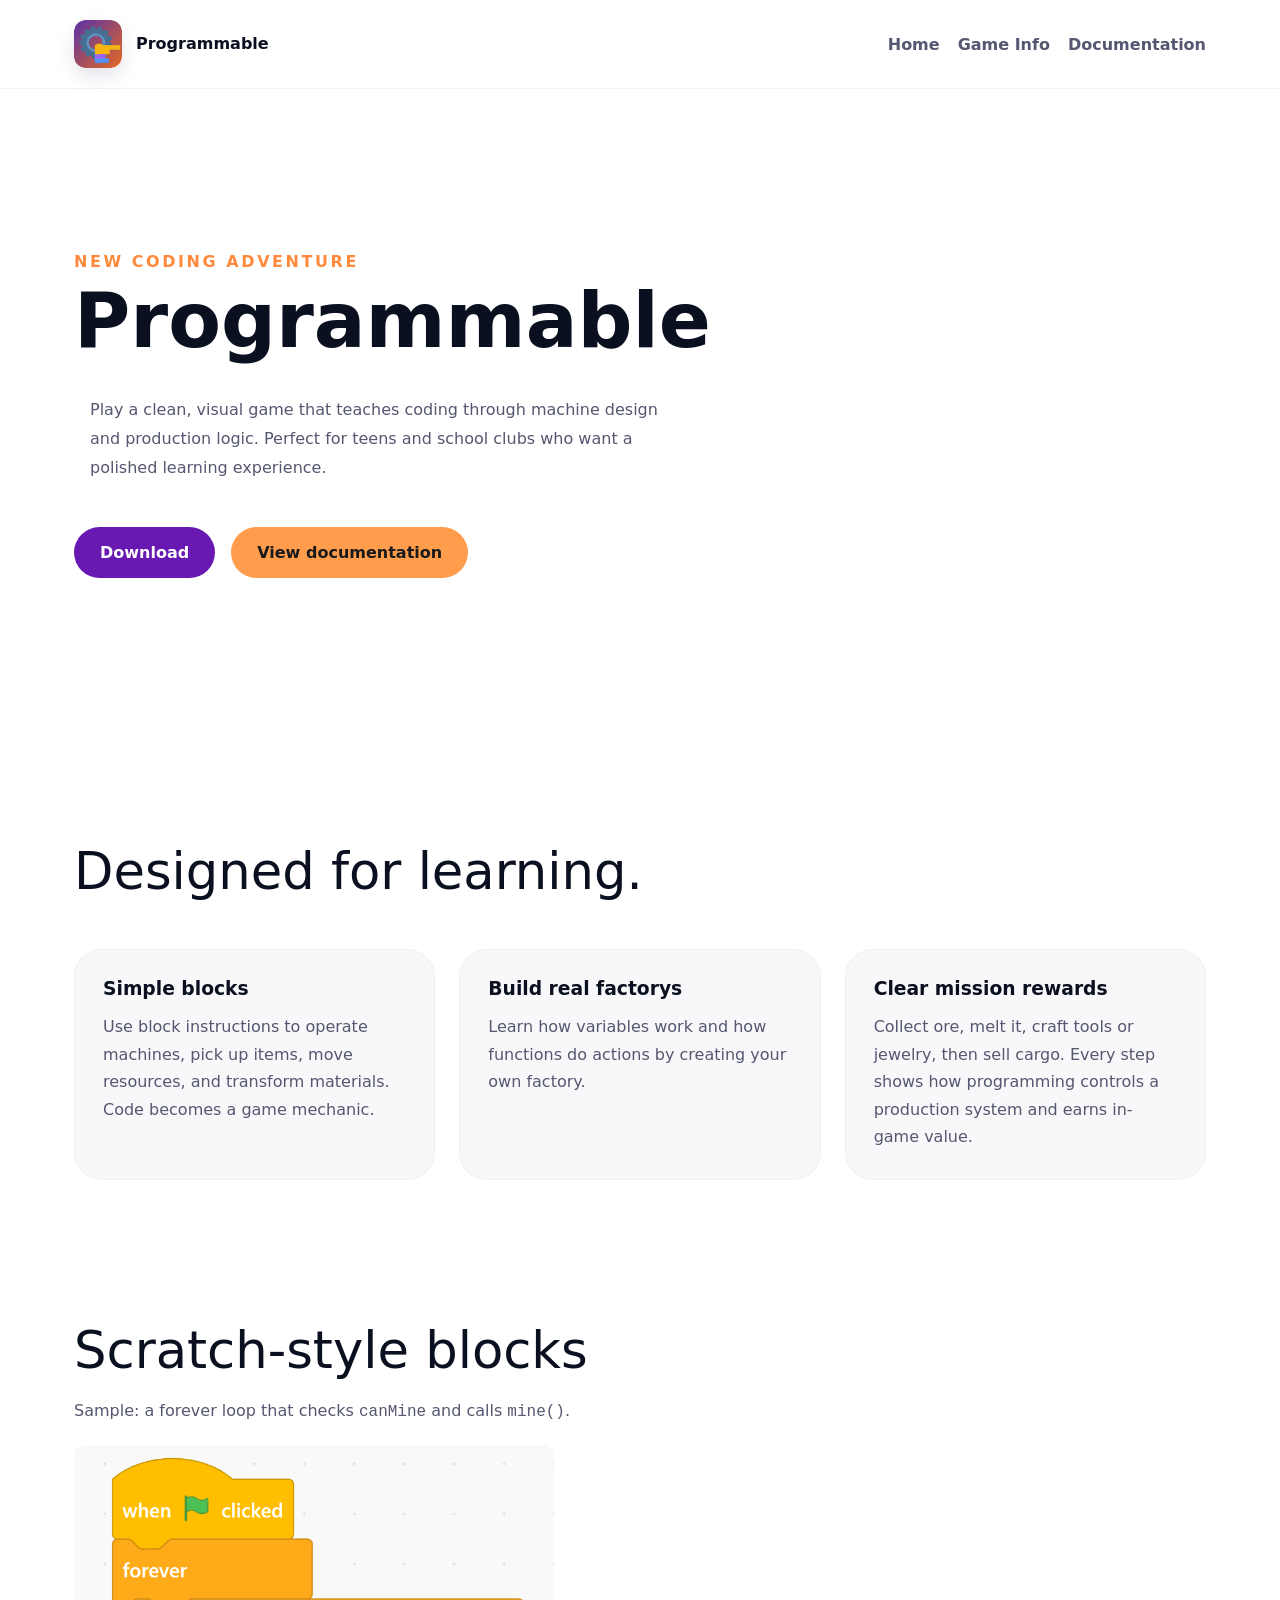
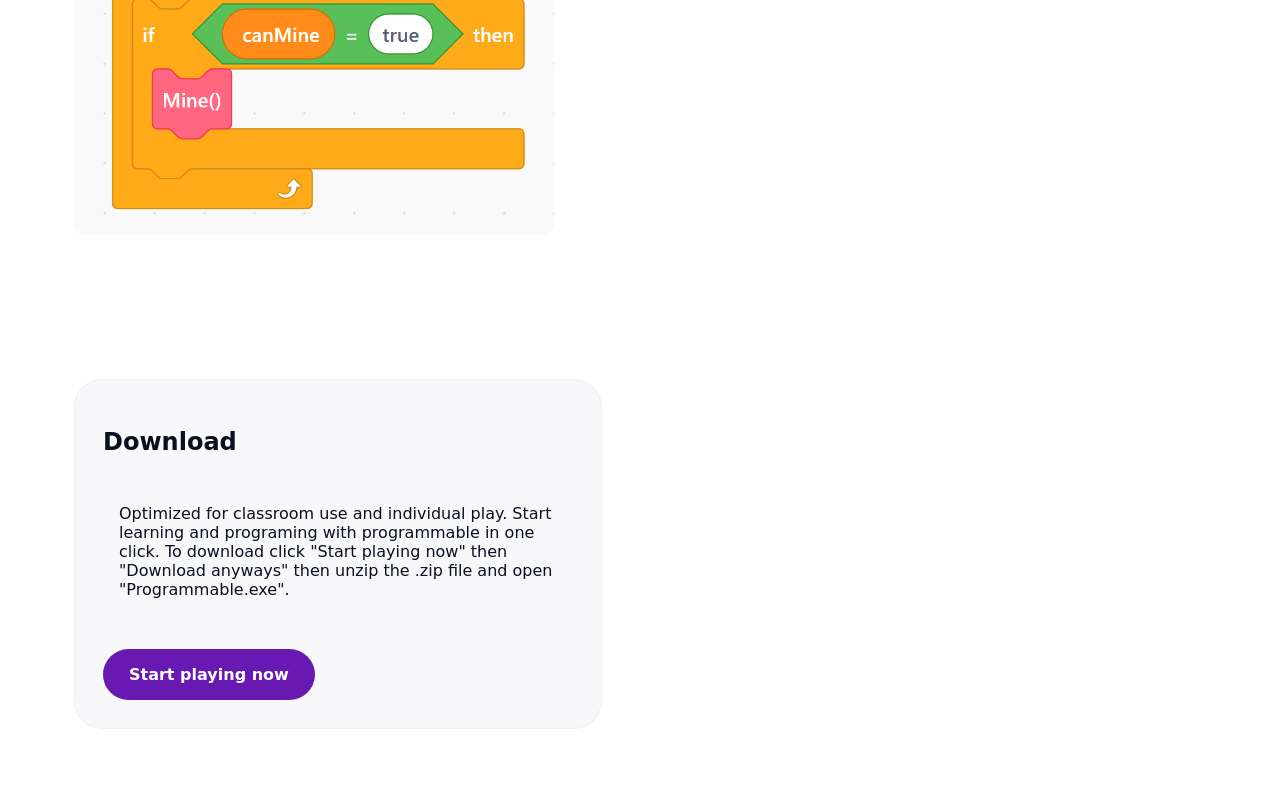
<file: index.html>
﻿<!DOCTYPE html>
<html lang="en">
<head>
  <meta charset="UTF-8" />
  <meta name="viewport" content="width=device-width, initial-scale=1.0" />
  <title>Programmable</title>
  <link rel="stylesheet" href="styles.css" />
  <script>document.documentElement.classList.add('force-light');</script>
  <script src="script.js" defer></script>
</head>
<body>
  <div class="gradient-background" aria-hidden="true">
    <div class="gradient-sphere sphere-1"></div>
    <div class="gradient-sphere sphere-2"></div>
    <div class="gradient-sphere sphere-3"></div>
    <div class="glow"></div>
    <div class="grid-overlay"></div>
    <div class="noise-overlay"></div>
  </div>
  <div class="content-wrap">
  <header>
    <div class="nav-inner">
      <a class="brand" href="index.html">
        <img src="logo.svg" class="logo-mark" alt="Programmable logo" />
        <div class="brand-name"><strong>Programmable</strong></div>
      </a>
      <nav>
        <a href="index.html">Home</a>
        <a href="index.html#features">Game Info</a>
        <a href="docs.html">Documentation</a>
      </nav>
    </div>
  </header>

  <main>
    <section class="section hero" id="home">
      <div>
        <p style="margin-bottom:12px;font-weight:700;color:var(--orange);text-transform:uppercase;letter-spacing:0.16em;">New coding adventure</p>
        <h1>Programmable</h1>
        <p class="section-description text-panel">Play a clean, visual game that teaches coding through machine design and production logic. Perfect for teens and school clubs who want a polished learning experience.</p>
        <div class="btn-row">
          <a class="btn btn-primary" href="#download">Download</a>
          <a class="btn btn-secondary" href="docs.html">View documentation</a>
        </div>
      </div>

      <!-- removed hero highlight panel as requested -->
      
    
    </section>

    <section class="section" id="features">
      <div class="section-header">
        <p class="section-title">Designed for learning.</p>
        <p><br /></p>
      </div>

      <div class="grid-3">
        <article class="card interactive-hover">
          <h3>Simple blocks</h3>
          <p>Use block instructions to operate machines, pick up items, move resources, and transform materials. Code becomes a game mechanic.</p>
        </article>
        <article class="card interactive-hover">
          <h3>Build real factorys</h3>
          <p>Learn how variables work and how functions do actions by creating your own factory.</p>
        </article>
        <article class="card interactive-hover">
          <h3>Clear mission rewards</h3>
          <p>Collect ore, melt it, craft tools or jewelry, then sell cargo. Every step shows how programming controls a production system and earns in-game value.</p>
        </article>
      </div>
    </section>

    <section class="section" id="blocks">
      <div class="section-header">
        <p class="section-title">Scratch-style blocks</p>
        <p class="section-description">Sample: a forever loop that checks <code>canMine</code> and calls <code>mine()</code>.</p>
      </div>

      <div class="scratch-demo">
        <div class="scratch-image">
          <img src="CodeSample.png" class="code-sample-img" alt="code sample" />
        </div>
      </div>
    </section>

    <section class="section" id="download">

      <div class="bottom-grid">
        <div class="download-card interactive-hover">
          <h2>Download</h2>
          <p class="text-panel">Optimized for classroom use and individual play. Start learning and programing with programmable in one click. To download click "Start playing now" then "Download anyways" then unzip the .zip file and open "Programmable.exe".</p>
          <a class="btn btn-primary" href="https://drive.google.com/uc?export=download&id=1nIUCzmL-f-YA6p30CiSOOfUza0XaA4YP" style="display:inline-block;margin-top:22px;">Start playing now</a>
          
        </div>
      </div>
    </section>
  </main>
  </div>
</body>
</html>
</file>
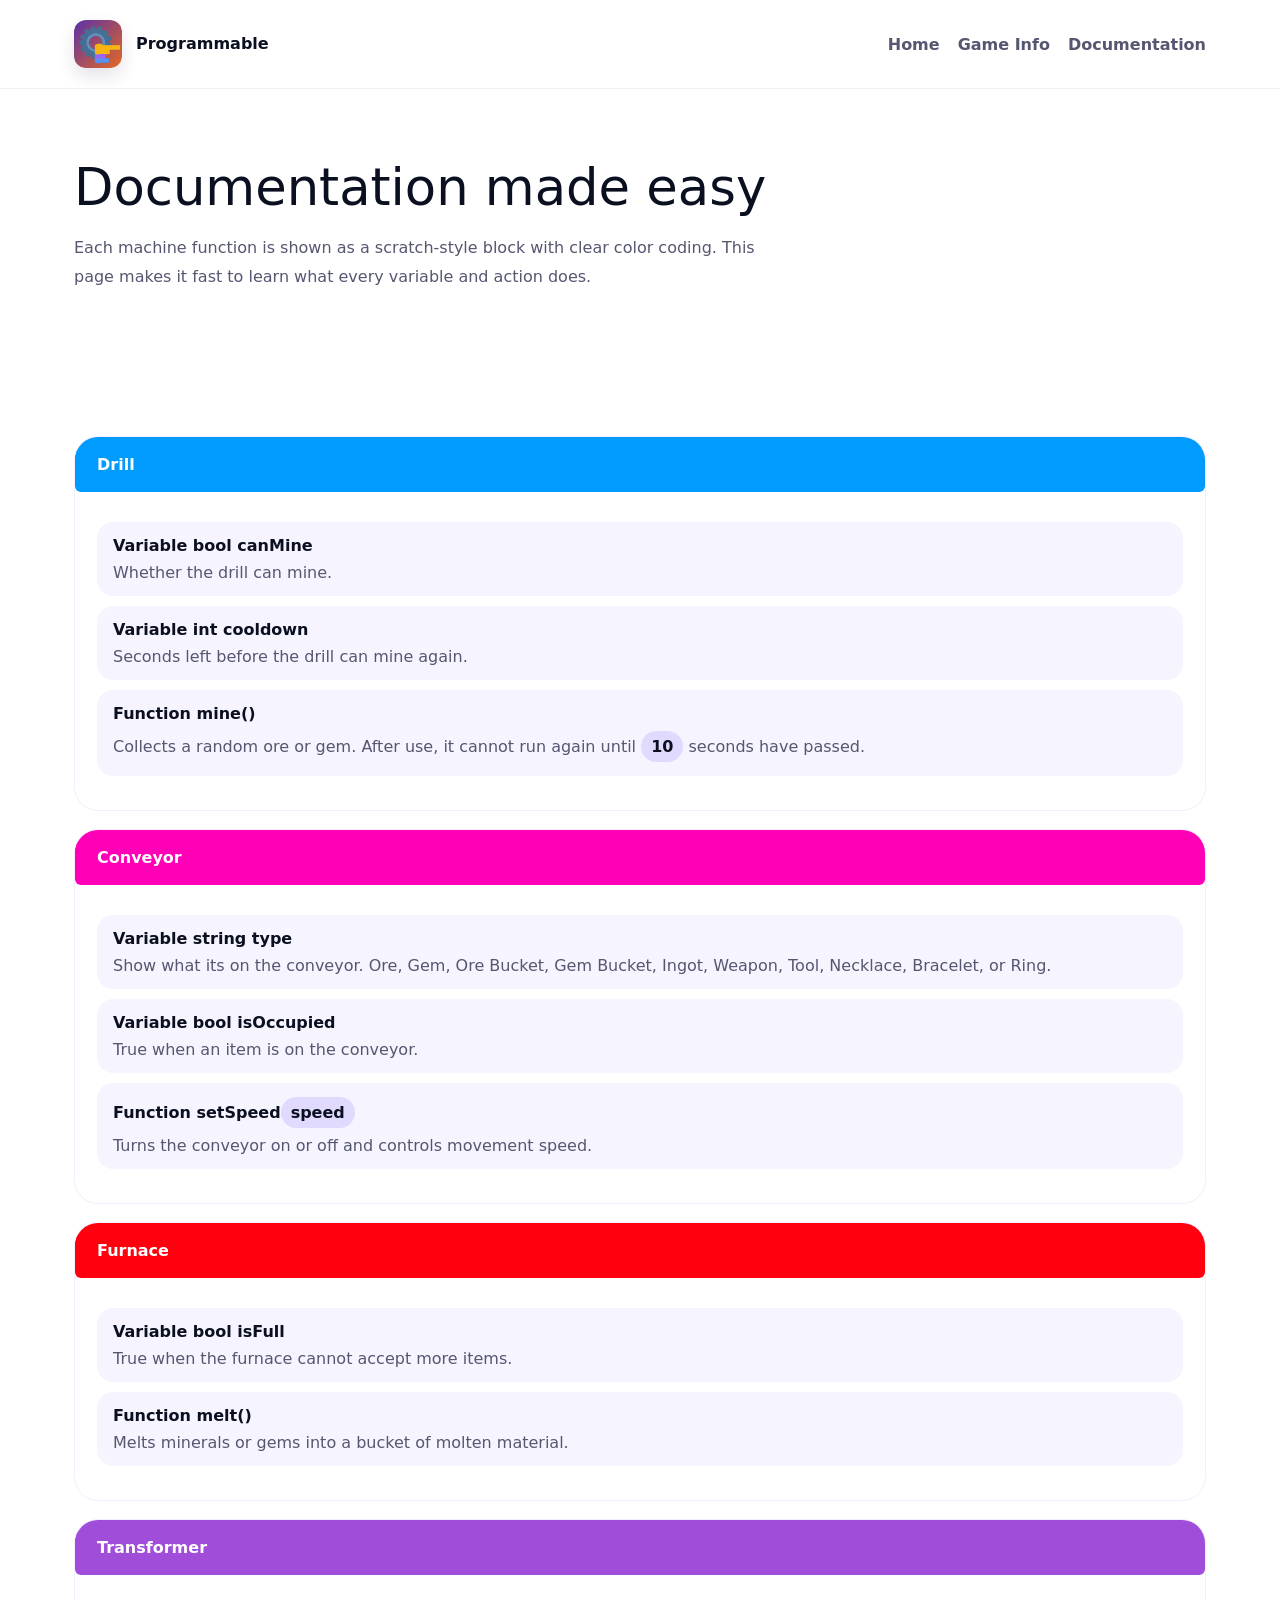
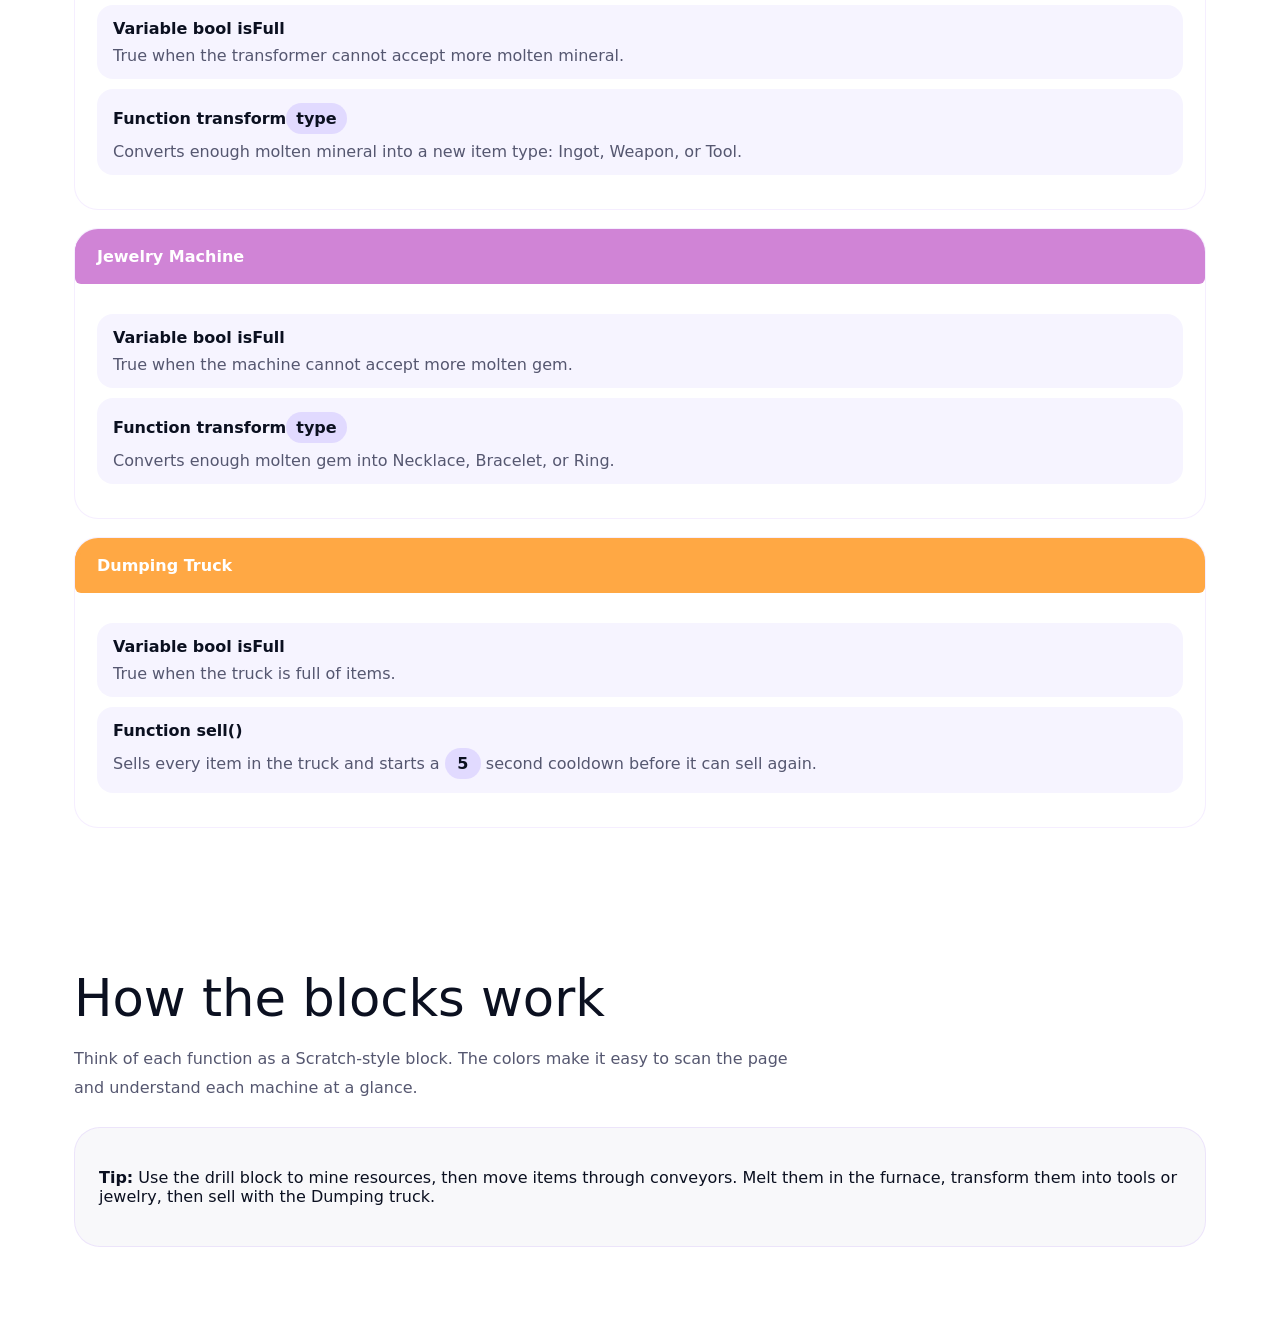
<file: docs.html>
<!DOCTYPE html>
<html lang="en">
<head>
  <meta charset="UTF-8" />
  <meta name="viewport" content="width=device-width, initial-scale=1.0" />
  <title>Programmable Documentation</title>
  <link rel="stylesheet" href="styles.css" />
  <script>document.documentElement.classList.add('force-light');</script>
  <script src="script.js" defer></script>
</head>
<body>
  <div class="gradient-background" aria-hidden="true">
    <div class="gradient-sphere sphere-1"></div>
    <div class="gradient-sphere sphere-2"></div>
    <div class="gradient-sphere sphere-3"></div>
    <div class="glow"></div>
    <div class="grid-overlay"></div>
    <div class="noise-overlay"></div>
  </div>
  <div id="particles-container" class="particles-container"></div>
  <div class="content-wrap">
  <header>
    <div class="nav-inner">
      <a class="brand" href="index.html">
        <img src="logo.svg" class="logo-mark" alt="Programmable logo" />
        <div class="brand-name"><strong>Programmable</strong></div>
      </a>
      <nav>
        <a href="index.html">Home</a>
        <a href="index.html#features">Game Info</a>
        <a href="docs.html">Documentation</a>
      </nav>
    </div>
  </header>

  <main>
    <section class="section">
      <div class="section-header">
        <p class="section-title">Documentation made easy</p>
        <p class="section-description">Each machine function is shown as a scratch-style block with clear color coding. This page makes it fast to learn what every variable and action does.</p>
      </div>
    </section>

    <section class="section">
      <div class="block-list">
        <article class="block-card block-drill interactive-hover">
          <div class="block-card-header">Drill</div>
          <div class="block-card-body">
            <div class="block-item"><strong>Variable bool canMine</strong><span>Whether the drill can mine.</span></div>
            <div class="block-item"><strong>Variable int cooldown</strong><span>Seconds left before the drill can mine again.</span></div>
            <div class="block-item"><strong>Function mine()</strong><span>Collects a random ore or gem. After use, it cannot run again until <span class="slot">10</span> seconds have passed.</span></div>
          </div>
        </article>

        <article class="block-card block-conveyor interactive-hover">
          <div class="block-card-header">Conveyor</div>
          <div class="block-card-body">
            <div class="block-item"><strong>Variable string type</strong><span>Show what its on the conveyor. Ore, Gem, Ore Bucket, Gem Bucket, Ingot, Weapon, Tool, Necklace, Bracelet, or Ring.</span></div>
            <div class="block-item"><strong>Variable bool isOccupied</strong><span>True when an item is on the conveyor.</span></div>
            <div class="block-item"><strong>Function setSpeed<span class="slot">speed</span></strong><span>Turns the conveyor on or off and controls movement speed.</span></div>
          </div>
        </article>

        
        <article class="block-card block-furnace interactive-hover">
          <div class="block-card-header">Furnace</div>
          <div class="block-card-body">
            <div class="block-item"><strong>Variable bool isFull</strong><span>True when the furnace cannot accept more items.</span></div>
            <div class="block-item"><strong>Function melt()</strong><span>Melts minerals or gems into a bucket of molten material.</span></div>
          </div>
        </article>

        <article class="block-card block-transformer interactive-hover">
          <div class="block-card-header">Transformer</div>
          <div class="block-card-body">
            <div class="block-item"><strong>Variable bool isFull</strong><span>True when the transformer cannot accept more molten mineral.</span></div>
            <div class="block-item"><strong>Function transform<span class="slot">type</span></strong><span>Converts enough molten mineral into a new item type: Ingot, Weapon, or Tool.</span></div>
          </div>
        </article>

        <article class="block-card block-jewelry interactive-hover">
          <div class="block-card-header">Jewelry Machine</div>
          <div class="block-card-body">
            <div class="block-item"><strong>Variable bool isFull</strong><span>True when the machine cannot accept more molten gem.</span></div>
            <div class="block-item"><strong>Function transform<span class="slot">type</span></strong><span>Converts enough molten gem into Necklace, Bracelet, or Ring.</span></div>
          </div>
        </article>

        <article class="block-card block-truck interactive-hover">
          <div class="block-card-header">Dumping Truck</div>
          <div class="block-card-body">
            <div class="block-item"><strong>Variable bool isFull</strong><span>True when the truck is full of items.</span></div>
            <div class="block-item"><strong>Function sell()</strong><span>Sells every item in the truck and starts a <span class="slot">5</span> second cooldown before it can sell again.</span></div>
          </div>
        </article>
      </div>
    </section>

    <section class="section">
      <div class="section-header">
        <p class="section-title">How the blocks work</p>
        <p class="section-description">Think of each function as a Scratch-style block. The colors make it easy to scan the page and understand each machine at a glance.</p>
      </div>
      <div class="callout">
        <p><strong>Tip:</strong> Use the drill block to mine resources, then move items through conveyors. Melt them in the furnace, transform them into tools or jewelry, then sell with the Dumping truck.</p>
      </div>
    </section>
  </main>

  </div>
</body>
</html>
</file>
<file: styles.css>
:root {
  --bg: #ffffff;
  --surface: #ffffff;
  --surface-secondary: #f6f7fb;
  --text: #0b1020;
  --muted: #6b7280;
  --purple: #6819b1;
  --orange: #ff8a3d;
  --teal: #00897b;
  --yellow: #b07b00;
  --shadow: 0 12px 24px rgba(11,16,32,0.06);
}

* {
  box-sizing: border-box;
}

html {
  scroll-behavior: smooth;
}

html, body {
  width: 100%;
  min-height: 100vh;
}

body {
  position: relative;
  margin: 0;
  font-family: Inter, system-ui, sans-serif;
  background: var(--bg);
  color: var(--text);
}

button,
a {
  font: inherit;
}

img {
  max-width: 100%;
  display: block;
}


/* Modern gradient background with soft sphere layers */
.gradient-background {
  position: absolute;
  inset: 0;
  width: 100%;
  min-height: 100vh;
  z-index: 0;
  pointer-events: none;
  overflow: hidden;
  background-color: #050505;
}

.content-wrap {
  position: relative;
  z-index: 1;
}

.gradient-sphere {
  position: absolute;
  border-radius: 50%;
  filter: blur(72px);
  opacity: 0.65;
  will-change: transform, opacity;
}

.sphere-1 {
  width: 40vw;
  height: 40vw;
  background: linear-gradient(40deg, rgba(255, 0, 128, 0.55), rgba(255, 102, 0, 0.28));
  top: -10%;
  left: -12%;
  animation: float-1 15s ease-in-out infinite alternate;
}

.sphere-2 {
  width: 45vw;
  height: 45vw;
  background: linear-gradient(240deg, rgba(72, 0, 255, 0.55), rgba(0, 183, 255, 0.28));
  bottom: -20%;
  right: -10%;
  animation: float-2 18s ease-in-out infinite alternate;
}

.sphere-3 {
  width: 30vw;
  height: 30vw;
  background: linear-gradient(120deg, rgba(133, 89, 255, 0.48), rgba(98, 216, 249, 0.22));
  top: 60%;
  left: 20%;
  animation: float-3 20s ease-in-out infinite alternate;
}

.glow {
  position: absolute;
  width: 40vw;
  height: 40vh;
  background: radial-gradient(circle, rgba(72, 0, 255, 0.16), transparent 70%);
  top: 50%;
  left: 50%;
  transform: translate(-50%, -50%);
  z-index: 1;
  animation: pulse 8s infinite alternate;
  filter: blur(30px);
}

.grid-overlay {
  position: absolute;
  top: 0;
  left: 0;
  width: 100%;
  height: 100%;
  background-size: 64px 64px;
  background-image: linear-gradient(to right, rgba(255, 255, 255, 0.08) 1px, transparent 1px),
                    linear-gradient(to bottom, rgba(255, 255, 255, 0.08) 1px, transparent 1px);
  z-index: 2;
  opacity: 0.32;
  animation: float-grid 22s ease-in-out infinite alternate;
  will-change: transform;
}

.noise-overlay {
  display: none;
}

/* Light-mode simplification and force-light support */
@media (prefers-color-scheme: light) {
  :root {
    --bg: #ffffff;
    --surface: rgba(255, 255, 255, 0.96);
    --surface-secondary: rgba(248, 248, 250, 0.96);
    --text: #0b1020;
    --muted: #555770;
    --purple: #6819b1;
    --orange: #ff8a3d;
    --teal: #00897b;
    --yellow: #b07b00;
    --shadow: none;
  }

  body { background: var(--bg); color: var(--text); }
  header { background: var(--surface); border-bottom: 1px solid rgba(11,16,32,0.06); }

  .gradient-background, .gradient-sphere, .glow, .grid-overlay, .noise-overlay { display: none !important; opacity: 0 !important; pointer-events: none !important; }
  .gradient-sphere, .glow, .grid-overlay { animation: none !important; }
  .hero-panel { background: transparent; box-shadow: none; border-radius: 12px; padding: 24px; min-height: auto; }
  .btn-primary, .btn-secondary { box-shadow: none; }
  nav a { color: var(--muted); }
  .card, .download-card { box-shadow: none; border: 1px solid rgba(11,16,32,0.04); background: var(--surface-secondary); }
  .block-item { background: rgba(107,70,255,0.06); }
  .block-item strong { color: var(--text); }
  .block-item span { color: var(--muted); }
  .block-item .slot { background: rgba(107,70,255,0.15); color: var(--text); }
}

html.force-light {
  --bg: #ffffff;
  --surface: rgba(255, 255, 255, 0.96);
  --surface-secondary: rgba(248, 248, 250, 0.96);
  --text: #0b1020;
  --muted: #555770;
  --purple: #6819b1;
  --orange: #ff8a3d;
  --teal: #00897b;
  --yellow: #b07b00;
  --shadow: none;
}

html.force-light body { background: var(--bg); color: var(--text); }
html.force-light header { background: var(--surface); border-bottom: 1px solid rgba(11,16,32,0.06); }

html.force-light .gradient-background, html.force-light .gradient-sphere, html.force-light .glow, html.force-light .grid-overlay, html.force-light .noise-overlay { display: none !important; opacity: 0 !important; pointer-events: none !important; }
html.force-light .gradient-sphere, html.force-light .glow, html.force-light .grid-overlay { animation: none !important; }
html.force-light .hero-panel { background: transparent; box-shadow: none; border-radius: 12px; padding: 24px; min-height: auto; }
html.force-light .btn-primary, html.force-light .btn-secondary { box-shadow: none; }
html.force-light nav a { color: var(--muted); }
html.force-light .card, html.force-light .download-card { box-shadow: none; border: 1px solid rgba(11,16,32,0.04); background: var(--surface-secondary); }
html.force-light .block-item { background: rgba(107,70,255,0.06); }
html.force-light .block-item strong { color: var(--text); }
html.force-light .block-item span { color: var(--muted); }
html.force-light .block-item .slot { background: rgba(107,70,255,0.15); color: var(--text); }


@keyframes float-1 { 0% { transform: translate(0, 0) scale(1); } 100% { transform: translate(10%, 10%) scale(1.1); } }
@keyframes float-2 { 0% { transform: translate(0, 0) scale(1); } 100% { transform: translate(-10%, -5%) scale(1.15); } }
@keyframes float-3 { 0% { transform: translate(0, 0) scale(1); opacity: 0.3; } 100% { transform: translate(-5%, 10%) scale(1.05); opacity: 0.6; } }
@keyframes float-grid { 0% { transform: translate(0, 0); } 100% { transform: translate(6%, 6%); } }
@keyframes pulse { 0% { opacity: 0.3; transform: translate(-50%, -50%) scale(0.9); } 100% { opacity: 0.7; transform: translate(-50%, -50%) scale(1.1); } }

@media (prefers-reduced-motion: reduce) {
  .gradient-sphere, .glow, .grid-overlay { animation: none !important; transition: none !important; }
}

header {
  position: sticky;
  top: 0;
  background: var(--surface);
  border-bottom: 1px solid rgba(11,16,32,0.06);
  z-index: 10;
}

.nav-inner {
  max-width: 1180px;
  margin: 0 auto;
  padding: 20px 24px;
  display: flex;
  justify-content: space-between;
  align-items: center;
  gap: 16px;
}

.brand {
  display: flex;
  align-items: center;
  gap: 14px;
  text-decoration: none;
  color: var(--text);
}

.logo-mark {
  width: 48px;
  height: 48px;
  display: inline-block;
  border-radius: 12px;
  overflow: hidden;
  box-shadow: 0 8px 18px rgba(34,21,71,0.12);
}
.logo-mark img {
  width: 100%;
  height: 100%;
  display: block;
  object-fit: cover;
}

.brand-name {
  line-height: 1.1;
}

.brand-name strong {
  display: block;
}

nav {
  display: flex;
  gap: 18px;
  flex-wrap: wrap;
}

nav a {
  text-decoration: none;
  color: #c9bde8;
  font-weight: 600;
  transition: color 180ms ease;
}

nav a:hover {
  color: var(--purple);
}

main {
  max-width: 1180px;
  margin: 0 auto;
}

.section {
  padding: 72px 24px;
}

.section-header {
  max-width: 720px;
}

/* Small boxed panel for individual paragraphs */
.text-panel {
  display: inline-block;
  background: transparent;
  padding: 12px 16px;
  border-radius: 10px;
  box-shadow: none;
  backdrop-filter: none;
  -webkit-backdrop-filter: none;
}

@media (max-width: 640px) {
  .text-panel { display: block; padding: 12px; border-radius: 10px; }
}

.section-title {
  margin: 0;
  font-size: clamp(2.2rem, 4vw, 3.6rem);
  line-height: 1.04;
}

.section-description {
  margin: 20px 0 0;
  color: var(--muted);
  font-size: 1rem;
  line-height: 1.8;
}

.hero {
  display: grid;
  grid-template-columns: minmax(0, 1.1fr) 0.9fr;
  align-items: center;
  gap: 40px;
  min-height: 76vh;
  padding-top: 24px;
}

.hero h1 {
  margin: 0;
  font-size: clamp(3.6rem, 6vw, 5.5rem);
  line-height: 1;
}

.hero .section-description {
  max-width: 620px;
  margin: 24px 0 32px;
}

.hero-highlight {
  background: rgba(168, 118, 255, 0.08);
  border: 1px solid rgba(168, 118, 255, 0.15);
  border-radius: 28px;
  padding: 28px;
  box-shadow: var(--shadow);
  max-width: 500px;
}

.btn-row {
  display: flex;
  flex-wrap: wrap;
  gap: 16px;
}

.btn {
  border: none;
  border-radius: 999px;
  padding: 16px 26px;
  cursor: pointer;
  text-decoration: none;
  font-weight: 700;
  transition: transform 200ms ease, box-shadow 200ms ease, background 200ms ease;
}

.btn-primary {
  background: var(--purple);
  color: white;
  box-shadow: 0 18px 32px rgba(90, 49, 168, 0.16);
}

.btn-secondary {
  background: #ff9d4d;
  color: #1a1a1a;
}

.btn:hover {
  transform: translateY(-2px);
}

.hero-panel {
  position: relative;
  min-height: auto;
  border-radius: 12px;
  background: var(--surface);
  color: var(--text);
  padding: 24px;
  overflow: hidden;
  box-shadow: var(--shadow);
}

.hero-panel::before {
  content: "";
  position: absolute;
  inset: 0;
  background: transparent;
  pointer-events: none;
}

.hero-panel-inner {
  position: relative;
  z-index: 1;
  max-width: 420px;
}

/* Scratch-style visual blocks */
.scratch-sample {
  margin-top: 18px;
}
.scratch-block {
  position: relative;
  border-radius: 6px;
  color: white;
  margin: 8px 0;
  box-shadow: 0 8px 18px rgba(34,21,71,0.08);
  overflow: visible;
}
.scratch-block .block-label {
  padding: 12px 16px;
  font-weight: 700;
}
.scratch-block .block-body {
  padding: 10px 16px 14px 16px;
  background: transparent;
}
.demo-forever { background: #ffd166; color: #3b2f0b; }
.demo-if { background: #4ea8ff; }
.demo-action { background: #b388eb; }
.scratch-block .condition { font-weight: 600; color: rgba(255,255,255,0.98); }

/* Stacked offsets to visually nest blocks */
.demo-if { margin-left: 12px; border-radius:8px; }
.demo-action { margin-left: 24px; border-radius:8px; }

/* Make hero sample subtle / transparent as requested */
.scratch-sample { opacity: 0.08; pointer-events: none; }

/* Image-based code sample inside the Blocks demo */
.scratch-demo .scratch-image {
  margin-top: 18px;
  position: relative;
  z-index: 5; /* keep demo above decorative layers */
  background: transparent;
  padding: 0;
  border-radius: 0;
  box-shadow: none;
}
.scratch-demo .code-sample-img {
  width: 100%;
  max-width: 480px;
  height: auto;
  border-radius: 10px;
  box-shadow: none;
  mix-blend-mode: normal;
  background: transparent;
}

/* Add small notch on the left and socket below to mimic Scratch blocks */
.scratch-block::before {
  content: "";
  position: absolute;
  left: -12px;
  top: 12px;
  width: 18px;
  height: 12px;
  background: currentColor;
  border-bottom-right-radius: 6px;
  border-top-right-radius: 6px;
  transform: translateX(-2px);
  opacity: 0.98;
}
.scratch-block::after {
  content: "";
  position: absolute;
  left: 20px;
  bottom: -10px;
  width: 40px;
  height: 12px;
  background: currentColor;
  border-top-left-radius: 6px;
  border-top-right-radius: 6px;
  opacity: 0.98;
}

/* Style docs block headers to look like blocks with left notch */
.block-card-header {
  position: relative;
  padding: 12px 18px;
  font-weight: 700;
  color: white;
  border-bottom-left-radius: 6px;
  border-bottom-right-radius: 6px;
}
.block-card-header::before {
  content: "";
  position: absolute;
  left: -12px;
  top: 10px;
  width: 18px;
  height: 12px;
  background: inherit;
  border-bottom-right-radius: 6px;
  border-top-right-radius: 6px;
}

/* Parameter/value slots inside block items */
.block-item {
  display: flex;
  align-items: center;
  gap: 12px;
  padding: 10px 14px;
  margin: 8px 0;
  border-radius: 8px;
  background: rgba(255,255,255,0.06);
}
.block-item .slot {
  display: inline-block;
  min-width: 36px;
  padding: 6px 10px;
  border-radius: 999px;
  background: rgb(82, 82, 82);
  color: var(--text);
  font-weight: 700;
  text-align: center;
}

.hero-panel h2 {
  margin: 0 0 18px;
  font-size: 2rem;
}

.hero-panel p {
  margin: 0 0 24px;
  color: #e8dcff;
  line-height: 1.8;
}

.hero-list {
  display: grid;
  gap: 14px;
}

.hero-chip {
  display: inline-flex;
  align-items: center;
  gap: 10px;
  padding: 12px 16px;
  border-radius: 999px;
  background: rgba(255, 255, 255, 0.14);
  color: #f4e3ff;
  font-size: 0.98rem;
}

.grid-3 {
  display: grid;
  gap: 24px;
  grid-template-columns: repeat(auto-fit, minmax(260px, 1fr));
}

.card {
  background: var(--surface);
  border-radius: 28px;
  padding: 28px;
  box-shadow: var(--shadow);
  transition: transform 180ms ease, box-shadow 180ms ease;
}

/* Make the download card match the rounded style of feature cards */
.download-card {
  background: var(--surface);
  border-radius: 28px;
  padding: 28px;
  box-shadow: var(--shadow);
  transition: transform 180ms ease, box-shadow 180ms ease;
}

.card:hover {
  transform: translateY(-5px);
  box-shadow: 0 28px 64px rgba(0, 0, 0, 0.5);
}

.card h3,
.card h4 {
  margin: 0 0 14px;
}

.card p {
  margin: 0;
  color: var(--muted);
  line-height: 1.72;
}

.callout {
  border-radius: 26px;
  background: var(--surface-secondary);
  padding: 24px;
  border: 1px solid rgba(168, 118, 255, 0.15);
  margin-top: 24px;
}

.code-panel {
  background: rgba(20, 15, 40, 0.9);
  color: #e8deff;
  border-radius: 24px;
  padding: 26px;
  overflow-x: auto;
  font-family: ui-monospace, SFMono-Regular, Menlo, Monaco, Consolas, monospace;
  line-height: 1.7;
}

.code-panel pre {
  margin: 0;
  font-size: 0.95rem;
}

.bottom-grid {
  display: grid;
  gap: 24px;
  grid-template-columns: minmax(260px, 1fr) 1.1fr;
  align-items: start;
}

.doc-links {
  display: grid;
  gap: 18px;
}

.doc-card {
  background: rgba(40, 30, 70, 0.8);
  border-left: 5px solid var(--orange);
  border-radius: 20px;
  padding: 18px 20px;
}

.doc-card h4 {
  margin: 0 0 10px;
}

.doc-card p {
  margin: 0;
  color: #d0c5e8;
}

.cta-footer {
  text-align: center;
  padding: 30px 24px 60px;
}

.cta-footer p {
  margin: 0;
  color: var(--muted);
}

.block-list {
  display: grid;
  gap: 18px;
}

.block-card {
  border-radius: 24px;
  overflow: hidden;
  box-shadow: var(--shadow);
  background: var(--surface);
  border: 1px solid rgba(168, 118, 255, 0.12);
  transition: transform 180ms ease, border-color 180ms ease;
}

.block-card:hover {
  transform: translateY(-4px);
  border-color: rgba(168, 118, 255, 0.25);
}

.block-card-header {
  padding: 18px 22px;
  font-weight: 700;
  color: white;
}

.block-drill .block-card-header {
  background: #009BFF;
}

.block-conveyor .block-card-header {
  background: #FF00B6;
}


.block-furnace .block-card-header {
  background: #FF000E;
}

.block-transformer .block-card-header {
  background: #A04DD9;
}

.block-jewelry .block-card-header {
  background: #d084d6;
}

.block-truck .block-card-header {
  background: #ffa844;
}

.block-card-body {
  padding: 20px 22px 24px;
}

.block-item {
  display: grid;
  gap: 8px;
  padding: 14px 16px;
  margin: 10px 0;
  border-radius: 16px;
  background: rgba(30, 25, 50, 0.7);
}

.block-item strong {
  color: #f0e9ff;
}

.block-item span {
  color: #b8b0d8;
}

@media (max-width: 980px) {
  .hero {
    grid-template-columns: 1fr;
  }

  .bottom-grid {
    grid-template-columns: 1fr;
  }
}

@media (max-width: 640px) {
  .nav-inner {
    flex-direction: column;
    align-items: flex-start;
  }

  .hero {
    gap: 28px;
  }
}
</file>
